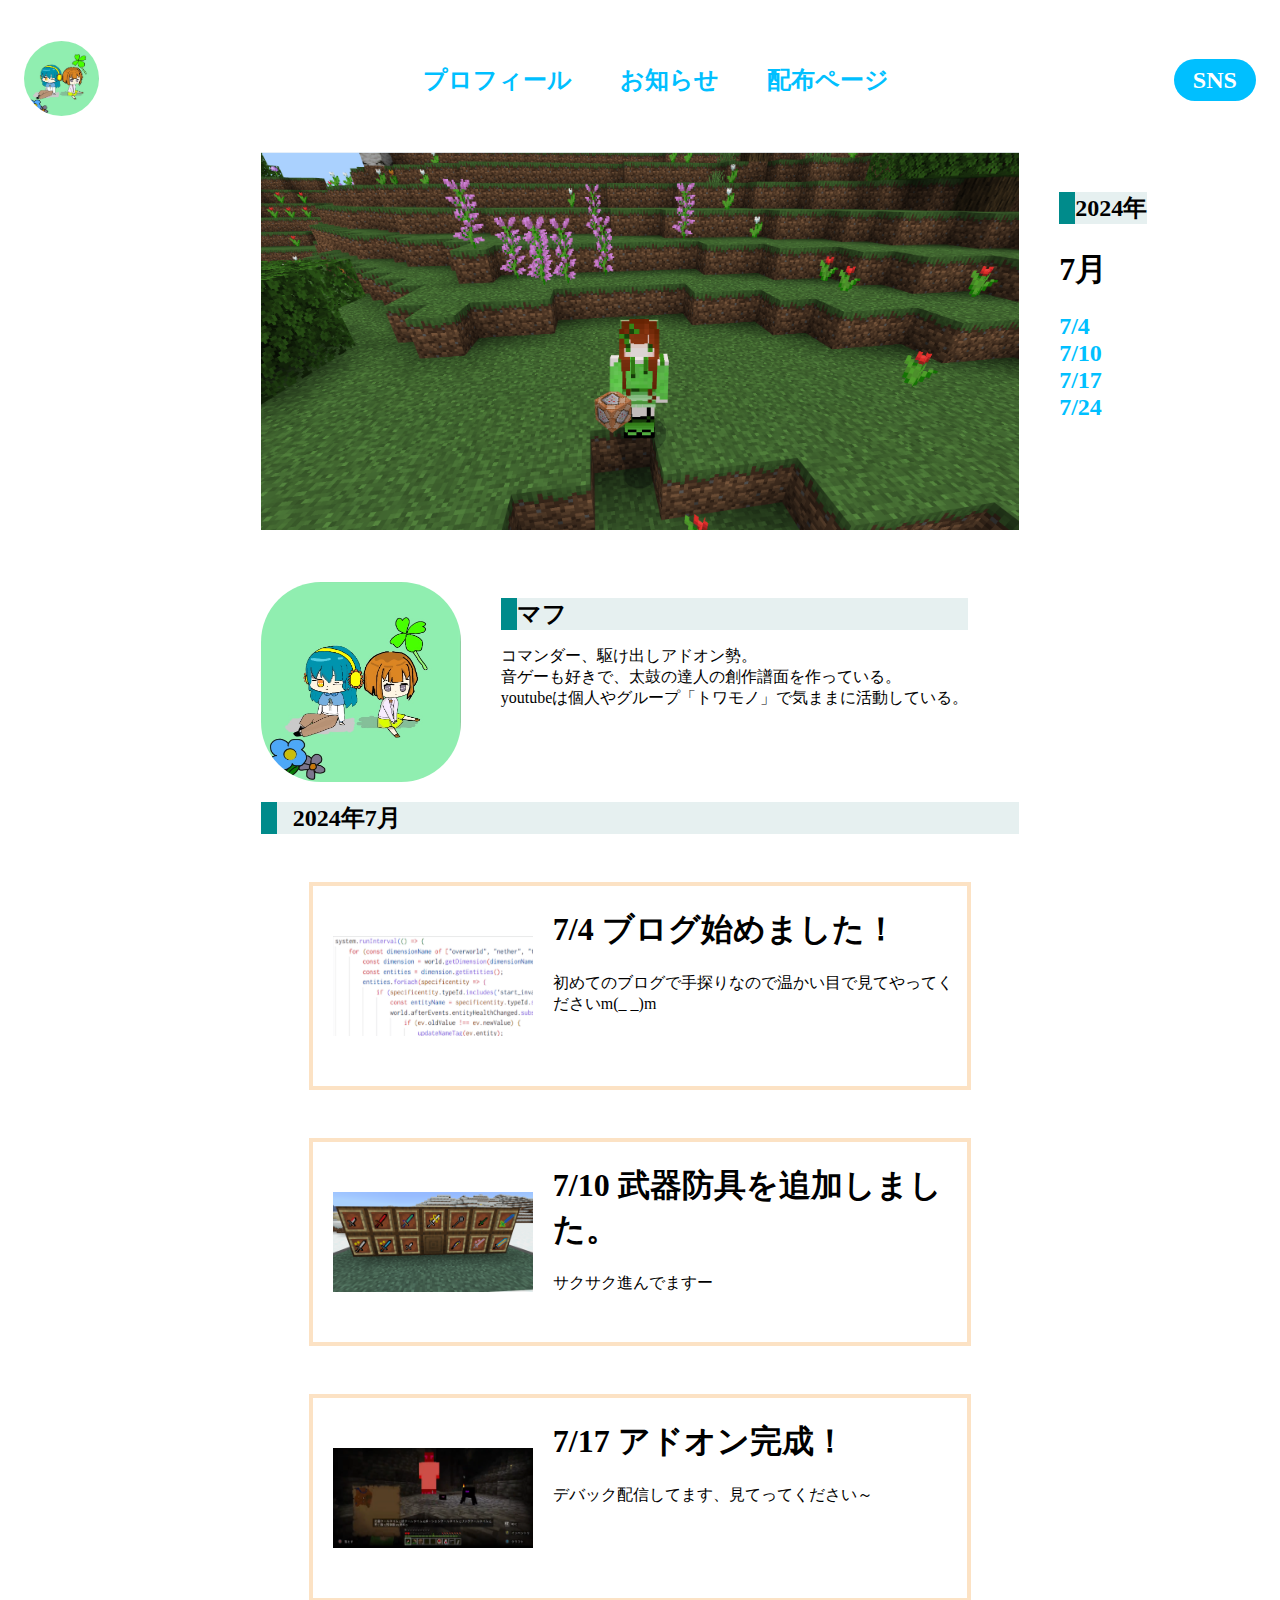
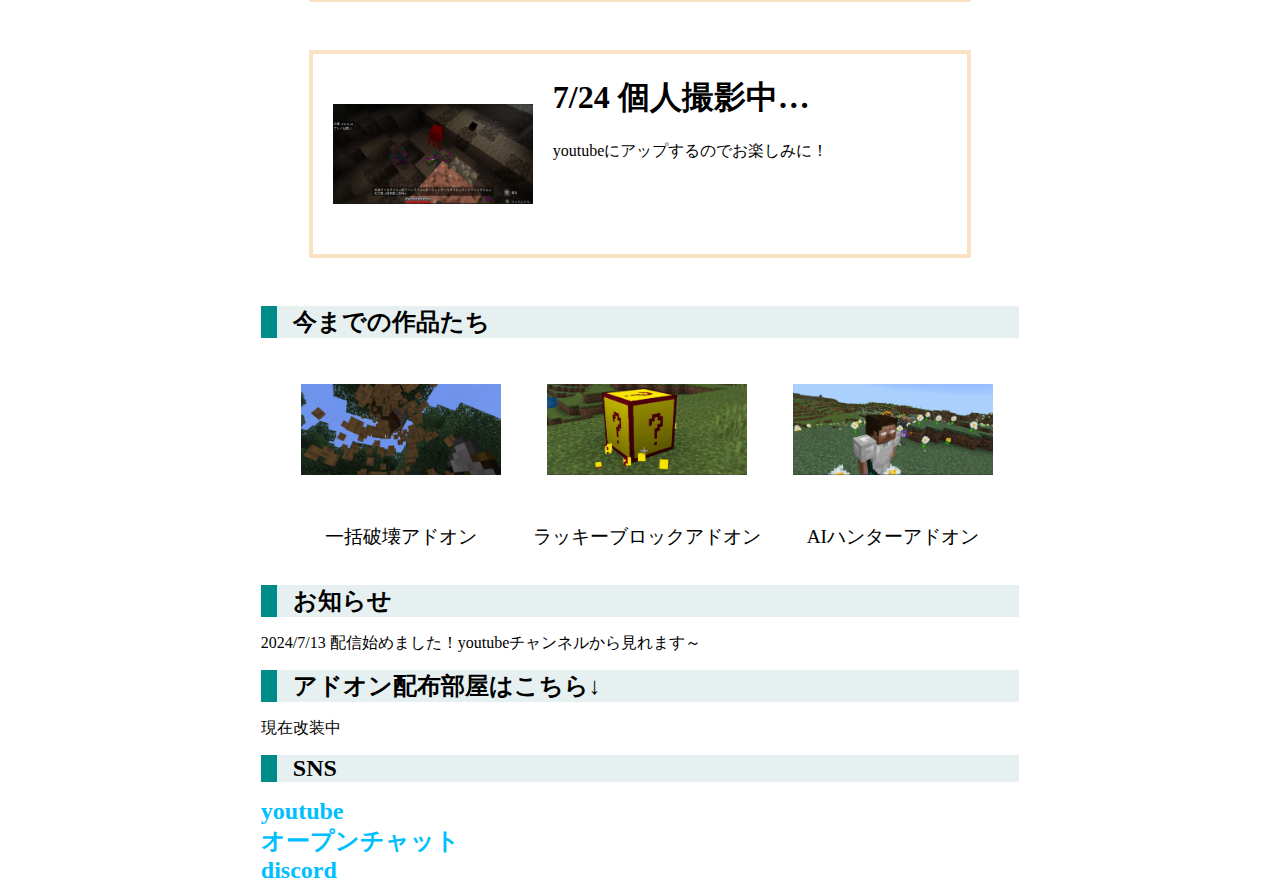
<file: index.html>
<!DOCTYPE html>
<html lang="ja">

<head>
  <meta charset="UTF-8">
  <meta name="viewport" content="width=device-width, initial-scale=1.0">
  <link rel="stylesheet" href="style.css">
  <title>マフのブログ</title>
  <link href="https://fonts.googleapis.com/icon?family=Material+Icons" rel="stylesheet">
</head>

<body>
  <header>
    <div class="header1">
      <div class="logo"><img src="./img/リリアとのペア画.jpg" alt="ロゴ"></div>
      <nav class="nav hidden-sp">
        <ul class="item">
          <li class="list">
            <a href="#prof" class="show-link">
              プロフィール
            </a>
          </li>
          <li class="list">
            <a href="#topic" class="show-link">
              お知らせ
            </a>
          </li>
          <li class="list">
            <a href="#distribution" class="show-link">
              配布ページ
            </a>
          </li>

        </ul>
      </nav>
      <div class="hidden-pc">
        <span class="material-icons open" id="open">menu</span>
        <div class="overlay">
          <span class="material-icons close" id="close">close</span>
          <nav>
            <ul>
              <li class="list link">
                <a href="#prof" class="show-link">
                  プロフィール
                </a>
              </li>
               <li class="list link">
                <a href="#vlog" class="show-link">
                  カレンダー
                </a>
              </li>
              <li class="list link">
                <a href="#topic" class="show-link">
                  お知らせ
                </a>
              </li>
              <li class="list link">
                <a href="#distribution" class="show-link">
                  配布ページ
                </a>
              </li>
             
            </ul>
          </nav>
        </div>
      </div>
      <div class="contact-btn">
        <a href="#contact" class="show-link">
          SNS
        </a>
      </div>
    </div>
  </header>

  <main class="row">
    <article>
      <div id="prof">
        <div class="header-img"><img src="./img/vlog_header.png" alt="イメージ画像"></div>
        <div class="prof-header row">
          <div class="icon"><img src="./img/リリアとのペア画.jpg" alt="プロフィール"></div>
          <ul class="item">
            <li class="list border">マフ</li>
            <li class="list">
              コマンダー、駆け出しアドオン勢。
            </li>
            <li class="list">
              音ゲーも好きで、太鼓の達人の創作譜面を作っている。
            </li>
            <li class="list">
              youtubeは個人やグループ「トワモノ」で気ままに活動している。
            </li>
          </ul>
        </div>
        <div id="vlog">
          <h1 class="border">2024年7月</h1>
          <div class="calendar">
            <a href="./vlogs/2024y7m4d.html">
              <img src="./vlogs/img/2024y7m4d2.png" class="vlog-img">
              <div>
                <h1>7/4 ブログ始めました！</h1>
                <p>初めてのブログで手探りなので温かい目で見てやってくださいm(_ _)m</p>
              </div>
            </a>
          </div>
          <div class="calendar">
            <a href="./vlogs/2024y7m10d.html">
              <img src="./vlogs/img/2024y07m10d1.png" class="vlog-img">
              <div>
                <h1>7/10 武器防具を追加しました。</h1>
                <p>サクサク進んでますー</p>
              </div>
            </a>
          </div>
          <div class="calendar">
            <a href="./vlogs/2024y7m17d.html">
              <img src="./vlogs/img/2024y7m17d.png" class="vlog-img">
              <div>
                <h1>7/17 アドオン完成！</h1>
                <p>デバック配信してます、見てってください～</p>
              </div>
            </a>
          </div>
          <div class="calendar">
            <a href="./vlogs/2024y7m24d.html">
              <img src="./vlogs/img/2024y7m24d.png" class="vlog-img">
              <div>
                <h1>7/24 個人撮影中…</h1>
                <p>youtubeにアップするのでお楽しみに！</p>
              </div>
            </a>
          </div>
        </div>
        <div class="prof-histroy">
          <p class="border">
            今までの作品たち
          </p>
          <ul class="item row-pc">
            <li class="list prof-list">
              <div class="prof-img"><img src="./img/mining_tool.png" alt="main_mining_tool"></div>
              <p class="center">
                一括破壊アドオン
              </p>
            </li>
            <li class="list prof-list">
              <div class="prof-img"><img src="./img/lucky_block.png" alt="main_mining_tool"></div>
              <p class="center">
                ラッキーブロックアドオン
              </p>
            </li>
            <li class="list prof-list">
              <div class="prof-img"><img src="./img/ai_hunter.png" alt="ai-hunter"></div>
              <p class="center">
                AIハンターアドオン
              </p>
            </li>
          </ul>
        </div>
      </div>
      <div id="topic">
        <h1 class="border">お知らせ</h1>
        <p>2024/7/13 配信始めました！youtubeチャンネルから見れます～</p>
      </div>
      <div id="distribution">
        <h1 class="border">アドオン配布部屋はこちら↓</h1>
        <p>現在改装中</p>
      </div>
      <div id="contact">
        <h1 class="border">SNS</h1>
        <a href="http://www.youtube.com/@diary-2023" class="show-link">youtube</a><br>
        <a
          href="https://line.me/ti/g2/8RCi0h0hIwTByuc5pzIdOp9jiCpm8PVeCylC7g?utm_source=invitation&utm_medium=link_copy&utm_campaign=default" class="show-link">オープンチャット</a><br>
        <a href="https://discord.gg/ZethSKBYwy" class="show-link">discord</a>
      </div>
    </article>
    <aside>
      <div class="aside-pc hidden-sp">
        <ul class="item vlog">
          <li class="list border">
            <p>2024年</p> 
          </li>
          <li class="list">
             <h1>7月</h1>
          </li>
          <li class="list">
            <a href="./vlogs/2024y7m4d.html" class="show-link">7/4</a>
          </li>
          <li class="list">
            <a href="./vlogs/2024y7m10d.html" class="show-link">7/10</a>
          </li>
          <li class="list">
            <a href="./vlogs/2024y7m17d.html" class="show-link">7/17</a>
          </li>
          <li class="list">
            <a href="./vlogs/2024y7m24d.html" class="show-link">7/24</a>
          </li>
        </ul>
      </div>
    </aside>
  </main>
  <script src="main.js"></script>
</body>

</html>
</file>
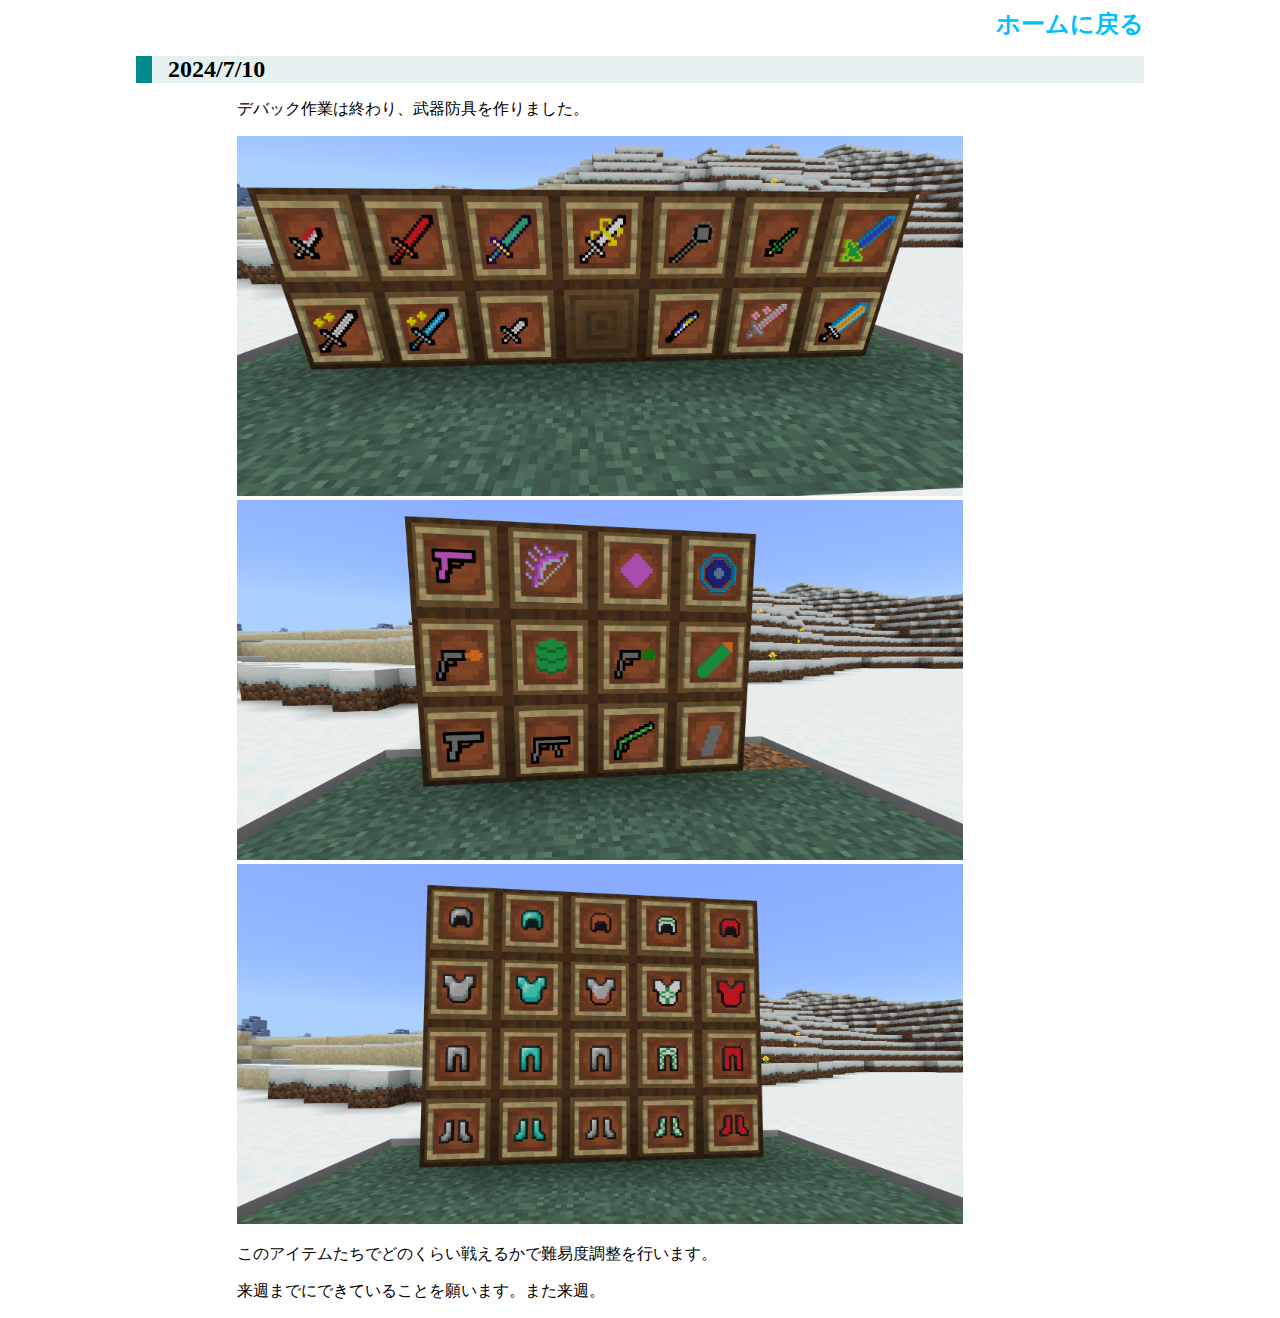
<file: vlogs/2024y7m10d.html>
<!DOCTYPE html>
<html lang="ja">

<head>
  <meta charset="UTF-8">
  <meta name="viewport" content="width=device-width, initial-scale=1.0">
  <link rel="stylesheet" href="vlog.css">
  <title>2024/7/10</title>
</head>

<body>
  <header>
    <a href="../index.html" class="backtohome">ホームに戻る</a>
    <h1 class="border">2024/7/10</h1>
  </header>
  <main>
      <p>
        デバック作業は終わり、武器防具を作りました。
      </p>
      <div class="img"><img src="./img/2024y07m10d1.png"></div>
      <div class="img"><img src="./img/2024y07m10d2.png"></div>
      <div class="img"><img src="./img/2024y07m10d3.png"></div>
      <p></p>
      <p>
        このアイテムたちでどのくらい戦えるかで難易度調整を行います。
      </p>
      <p>
        来週までにできていることを願います。また来週。
      </p>
  </main>
</body>

</html>
</file>
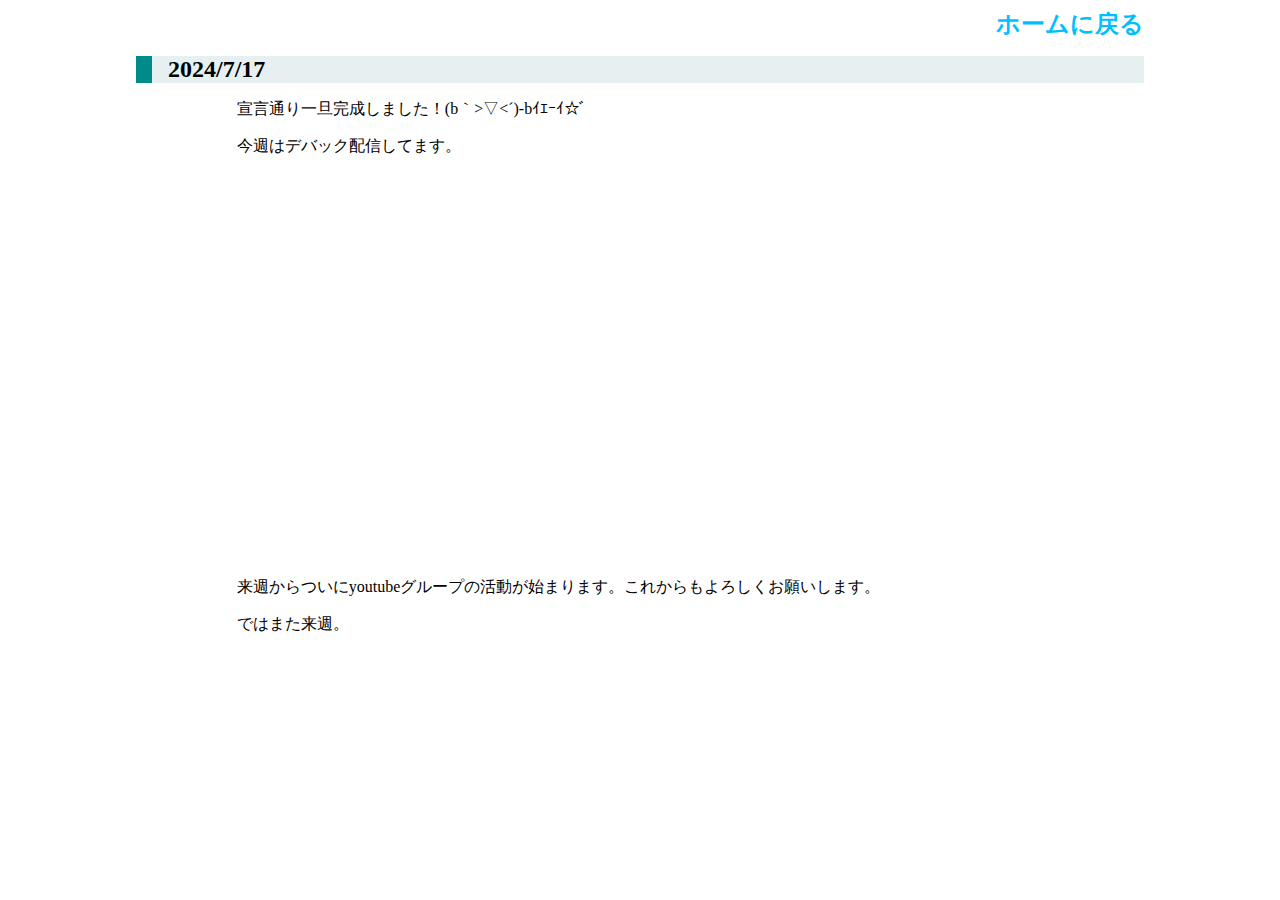
<file: vlogs/2024y7m17d.html>
<!DOCTYPE html>
<html lang="ja">

<head>
  <meta charset="UTF-8">
  <meta name="viewport" content="width=device-width, initial-scale=1.0">
  <link rel="stylesheet" href="vlog.css">
  <title>2024/7/17</title>
</head>

<body>
  <header>
    <a href="../index.html" class="backtohome">ホームに戻る</a>
    <h1 class="border">2024/7/17</h1>
  </header>
  <main>
    <p>宣言通り一旦完成しました！(b｀>▽<´)-bｲｴｰｲ☆゛ </p>
        <p>
          今週はデバック配信してます。
        </p>
        <iframe class="youtube" src="https://www.youtube.com/embed/TSMhsqGv3x0?si=uQIIzz3LGl7l0WSg" title="YouTube video player" frameborder="0" allow="accelerometer; autoplay; clipboard-write; encrypted-media; gyroscope; picture-in-picture; web-share" referrerpolicy="strict-origin-when-cross-origin" allowfullscreen></iframe>
        <p>来週からついにyoutubeグループの活動が始まります。これからもよろしくお願いします。</p>
        <p>ではまた来週。</p>
  </main>
</body>

</html>
</file>
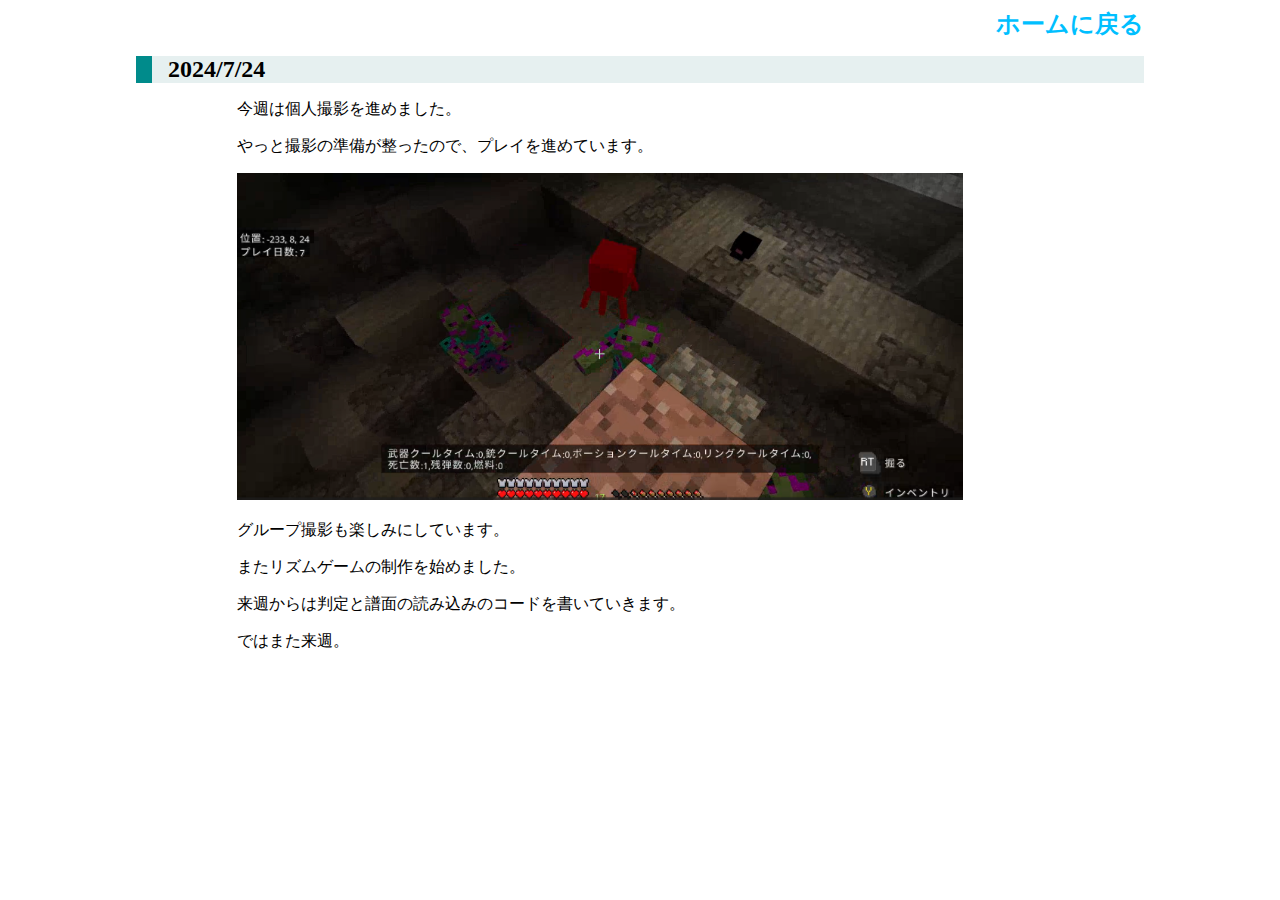
<file: vlogs/2024y7m24d.html>
<!DOCTYPE html>
<html lang="ja">

<head>
  <meta charset="UTF-8">
  <meta name="viewport" content="width=device-width, initial-scale=1.0">
  <link rel="stylesheet" href="vlog.css">
  <title>2024/7/24</title>
</head>

<body>
  <header>
    <a href="../index.html" class="backtohome">ホームに戻る</a>
    <h1 class="border">2024/7/24</h1>
  </header>
  <main>
    <p>
      今週は個人撮影を進めました。
    </p>
    <p>
      やっと撮影の準備が整ったので、プレイを進めています。
    </p>
    <div class="img">
      <img src="./img/2024y7m24d.png">
    </div>
    <p>
      グループ撮影も楽しみにしています。
    </p>
    <p>
      またリズムゲームの制作を始めました。
    </p>
    <p>
      来週からは判定と譜面の読み込みのコードを書いていきます。
    </p>
    <p>
      ではまた来週。
    </p>
  </main>
  <script src="vlog.js"></script>
</body>

</html>
</file>
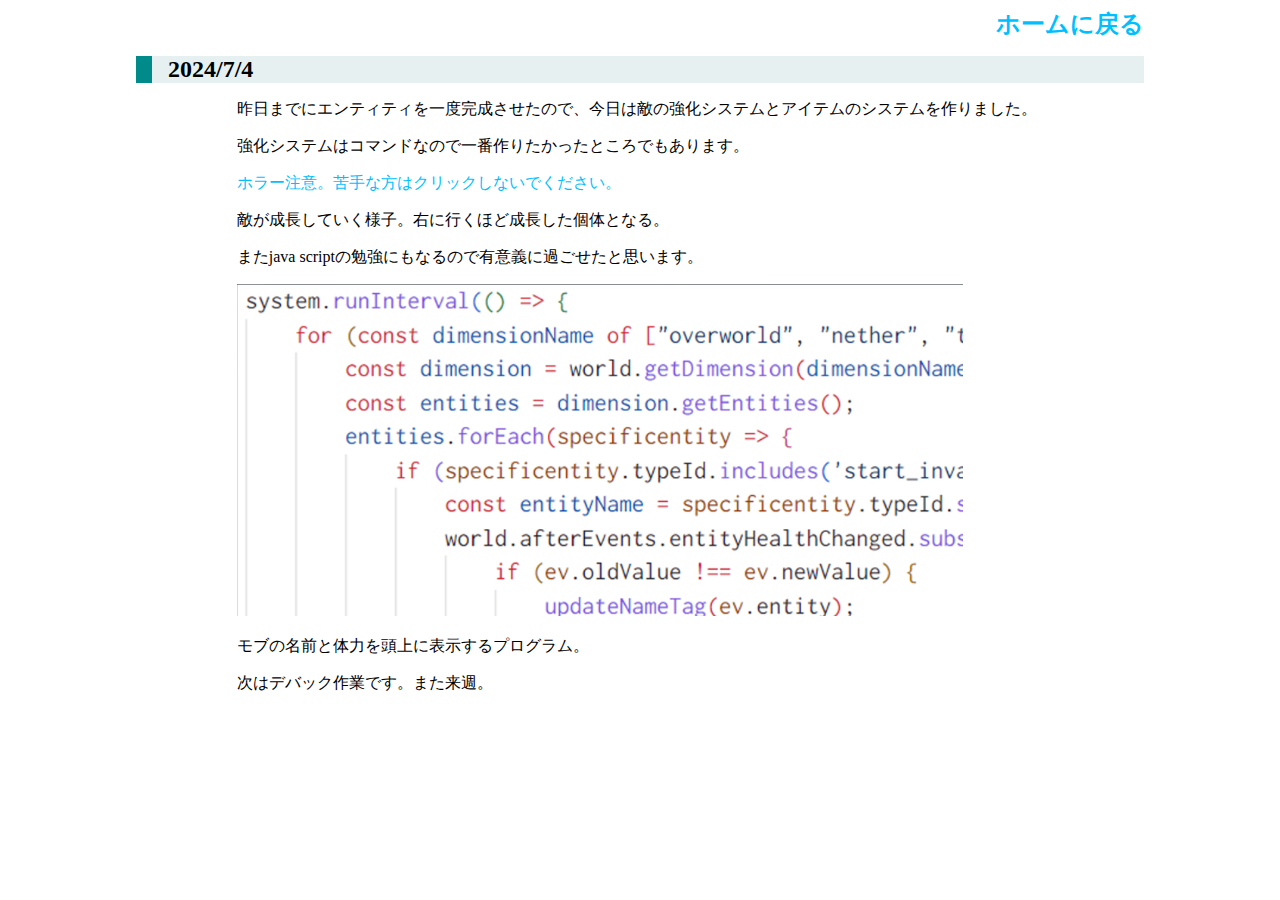
<file: vlogs/2024y7m4d.html>
<!DOCTYPE html>
<html lang="ja">

<head>
  <meta charset="UTF-8">
  <meta name="viewport" content="width=device-width, initial-scale=1.0">
  <link rel="stylesheet" href="vlog.css">
  <title>2024/7/4</title>
</head>

<body>
  <header>
    <a href="../index.html" class="backtohome">ホームに戻る</a>
    <h1 class="border">2024/7/4</h1>
  </header>
  <main>
      <p>
        昨日までにエンティティを一度完成させたので、今日は敵の強化システムとアイテムのシステムを作りました。
      </p>
      <p>
        強化システムはコマンドなので一番作りたかったところでもあります。
      </p>
      <p class="open">
        ホラー注意。苦手な方はクリックしないでください。
      </p>
      </p>
      <div class="toggle hidden img"><img src="./img/2024y7m4d1.png"></div>
      <p>敵が成長していく様子。右に行くほど成長した個体となる。</p>
      <p>
        またjava scriptの勉強にもなるので有意義に過ごせたと思います。
      </p>
      <div class="img"><img src="./img/2024y7m4d2.png"></div>
      <p>モブの名前と体力を頭上に表示するプログラム。</p>
      <p>
        次はデバック作業です。また来週。
      </p>
  </main>
  <script src="vlog.js"></script>
</body>

</html>
</file>
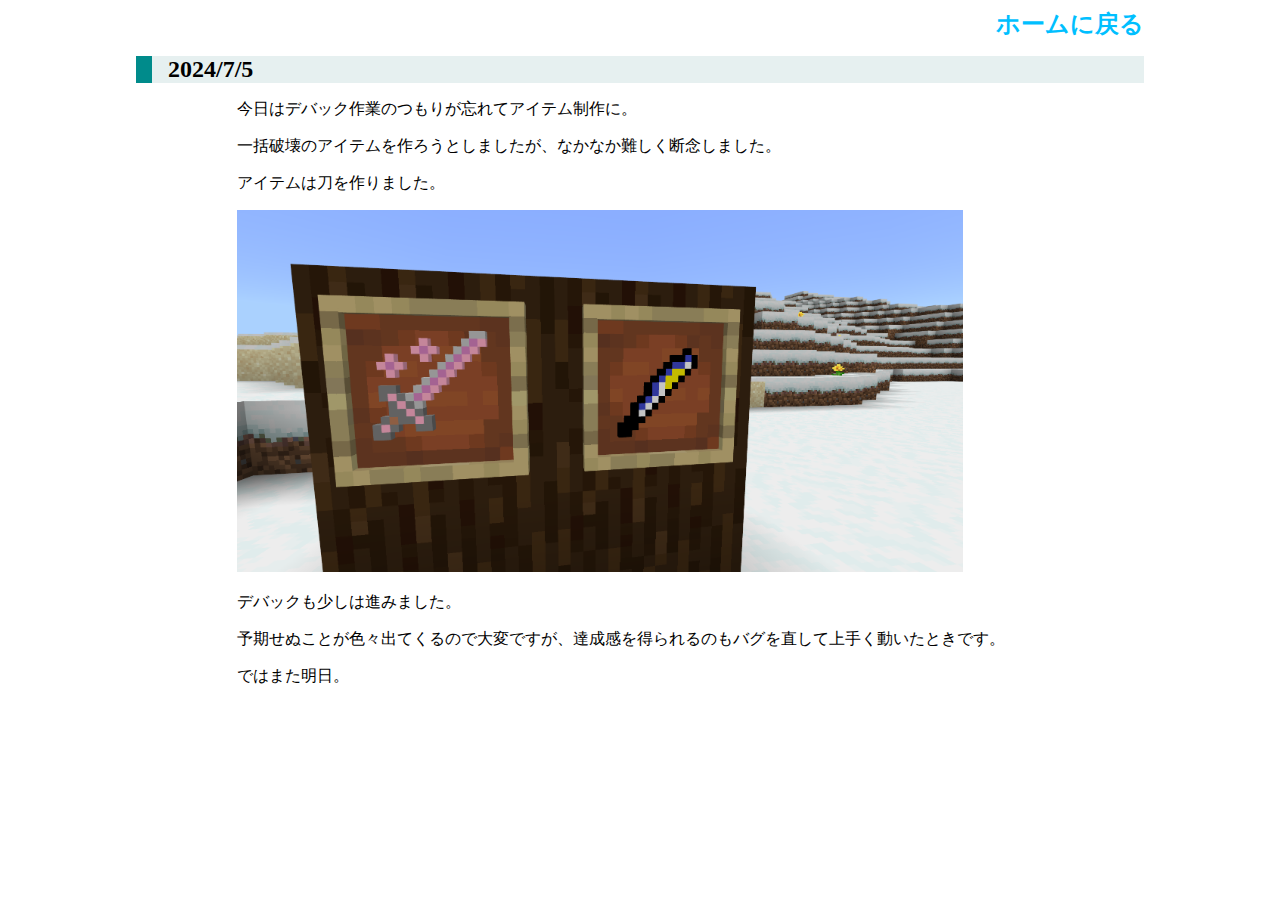
<file: vlogs/2024y7m5d.html>
<!DOCTYPE html>
<html lang="ja">

<head>
  <meta charset="UTF-8">
  <meta name="viewport" content="width=device-width, initial-scale=1.0">
  <link rel="stylesheet" href="vlog.css">
  <title>2024/7/4</title>
</head>

<body>
  <header>
    <a href="../index.html" class="backtohome">ホームに戻る</a>
    <h1 class="border">2024/7/5</h1>
  </header>
  <main>
      <p>
        今日はデバック作業のつもりが忘れてアイテム制作に。
      </p>
      <p>
        一括破壊のアイテムを作ろうとしましたが、なかなか難しく断念しました。
      </p>
      <p>
        アイテムは刀を作りました。
      </p>
      <div class="img"><img src="./img/2024y7m5d.png"></div>
      <p>
        デバックも少しは進みました。
      </p>
      <p>
        予期せぬことが色々出てくるので大変ですが、達成感を得られるのもバグを直して上手く動いたときです。
      </p>
      <p>ではまた明日。</p>
  </main>
  <script src="vlog.js"></script>
</body>

</html>
</file>
<file: style.css>
@charset "utf-8";

/* common */

html {
  scroll-behavior: smooth;
}

ul.item {
  list-style: none;
}

li.list {
  padding: 0;
}

a.show-link{
  font-size: 1.5rem;
  font-weight: bold;
  color: deepskyblue;
  text-decoration-line: none;
}

a:not(.show-link) {
  color: black;
  text-decoration-line: none;
}

.h1 {
  font-size: 150%;
  font-weight: bold;
}

.border {
  background: #e6f0f0;
  padding-left: 1rem;
  margin: 1rem 0;
  border-left: 1rem solid darkcyan;
  font-size: 150%;
  font-weight: bold;
}

.row {
  display: flex;
  flex-direction: row;
}

.column {
  display: flex;
  flex-direction: column;
}

.center {
  text-align: center;
  font-size: 120%;
}

/* pc */

.hidden-pc {
  display: none;
}

.hidden-sp {
  display: flex;
}

.row-pc {
  display: flex;
  flex-direction: row;
}

/* header */

.header1 {
  display: flex;
  align-items: center;
  justify-content: space-between;
  padding: 1rem;
}

.header1 .list {
  margin: 1.5rem;
}

.logo img {
  width: 75px;
  height: 75px;
  border-radius: 50%;
}

nav.nav {
  margin: 0 auto;
}

nav.nav ul.item {
  display: flex;
  align-items: center;
}

div.contact-btn a {
  font-weight: bold;
  color: white;
  background-color: deepskyblue;
  font-size: 1.5rem;
  border-radius: 30px;
  padding: 0.5rem 1.2rem;
}

.header-img {
  margin: 0 auto;
  width: 100%;
  height: 100%;
}

.header-img img {
  width: 100%;
  height: 100%;
  object-fit: contain;
}

/* main */

article {
  margin-left: 20%;
  width: 60%;
}

/* prof */

.icon {
  margin-top: 3rem;
}

.icon img {
  width: 200px;
  height: 200px;
  border-radius: 30%;
}

.prof-header .item {
  margin-top: 3rem;
}

.prof-img {
  margin: 0 auto;
  width: 200px;
  height: 150px;
}

.prof-img img {
  width: 100%;
  height: 100%;
  object-fit: contain;
}

.prof-list {
  margin-right: 2rem;
}

.prof-list:last-child {
  margin-right: 0;
}

/* vlog */

.vlog-img {
  margin: 50px 20px;
  width: 200px;
  height: 100px;
}

.vlog-img img {
  width: 100%;
  height: 100%;
  object-fit: contain;
}

.calendar {
  border:#fce2c4 0.3rem solid;
  margin: 3rem;
}

.calendar a {
  height: 200px;
display: flex;
flex-direction: row;
}

/* sp */

@media (max-width:800px) {

  .row-pc {
    display: flex;
    flex-direction: column;
  }

  /* header */

  .hidden-pc {
    display: flex;
  }

  .hidden-sp {
    display: none;
  }

  .logo img {
    width: 50px;
    height: 50px;
    border-radius: 50%;
  }

  div.contact-btn a {
    font-size: 1rem;
    border-radius: 30px;
    padding: 0.5rem 1.2rem;
  }

  .header-img {
    margin: 0 auto;
    width: 300px;
    height: 200px;
  }
  
  .header-img img {
    width: 100%;
    height: 100%;
    object-fit: contain;
  }

#open:hover {
  cursor: pointer;
}

#open .hidden {
  display: none;
}

header .appear {
  opacity: 1;
  pointer-events: auto;
}

.overlay {
  position: fixed;
  top: 0;
  bottom: 0;
  right: 0;
  left: 0;
  background: rgba(255, 255, 255, 0.95);
  padding: 64px;
  opacity: 0;
  pointer-events: none;
}

.overlay nav {
  text-align: center;
}

.overlay #close {
  cursor: pointer;
}

.overlay ul {
  list-style-type: none;
  margin: 0;
  padding: 0;
}

.overlay li {
  margin-top: 24px;
}

span.open,
span.close{
  font-size: 3rem;
  position: absolute;

}

span {
  left: 50%;
  top:5%;
  transform: translate(-50%,-5%);
}

span.close {
  left: 50%;
  top:5%;
  transform: translateY(-50%,-5%);
}
  /* main */

  article {
    margin: auto;
    width: 100%;
  }

  /* prof */

  .prof-header {
    margin-top: 2rem;
  }

  /* vlog */

  .vlog-img {
    margin: auto auto;
    width: 200px;
    height: 100px;
  }
  
  .vlog-img img {
    width: 100%;
    height: 100%;
    object-fit: contain;
  }

.calendar a {
  flex-direction: column;
  margin-left: 10%;
}

  /* article */

  .icon {
    margin-top: 2rem;
  }

  .icon img {
    width: 100px;
    height: 100px;
    border-radius: 30%;
  }

  .prof-header .item {
    margin-top: 2rem;
  }

  .prof-history {
    margin-top: 2rem;
  }

  .prof-img {
    width: 300px;
    height: 200px;
  }

  .prof-img img {
    width: 100%;
    height: 100%;
    margin: 0 auto;
    object-fit: contain;
  }
}
</file>
<file: vlogs/vlog.css>
@charset "utf-8";

/* common */

html {
  scroll-behavior: smooth;
  width: 80%;
  margin-left: 10%;
}

ul.item {
  list-style: none;
}

li.list {
  padding: 0;
}

a {
  font-size: 1.5rem;
  font-weight: bold;
  color: deepskyblue;
  text-decoration-line: none;
}

.h1 {
  font-size: 150%;
  font-weight: bold;
}

.border {
  background: #e6f0f0;
  padding-left: 1rem;
  margin: 1rem 0;
  border-left: 1rem solid darkcyan;
  font-size: 150%;
  font-weight: bold;
}

.row {
  display: flex;
  flex-direction: row;
}

.column {
  display: flex;
  flex-direction: column;
}

.center {
  text-align: center;
  font-size: 120%;
}

.backtohome {
  display: flex;
  flex-direction: row-reverse;
}

.hidden {
  display: none;
}

main {
  margin-left:10%;
}

.open {
color: deepskyblue;
}

/* pc */

.hidden-pc {
  display: none;
}

.hidden-sp {
  display: flex;
}

.row-pc {
  display: flex;
  flex-direction: row;
}

.img {
  width: 80%;
  height: 80%;
}

.img img {
  width: 100%;
  height: 100%;
  object-fit: contain;
}

.youtube {
  width: 50vw;
  height: 30vw;
}

@media (max-width:800px) {

  .row-pc {
    display: flex;
    flex-direction: column;
  }

  /* header */

  .hidden-pc {
    display: flex;
  }

  .hidden-sp {
    display: none;
  }

  .img {
    margin: 0 auto;
    width: 200px;
    height: 100px;
  }
  
  .img img {
    width: 100%;
    height: 100%;
    object-fit: contain;
  }

  .youtube {
    width: 200px;
    height: 100px;
  }
}
</file>
